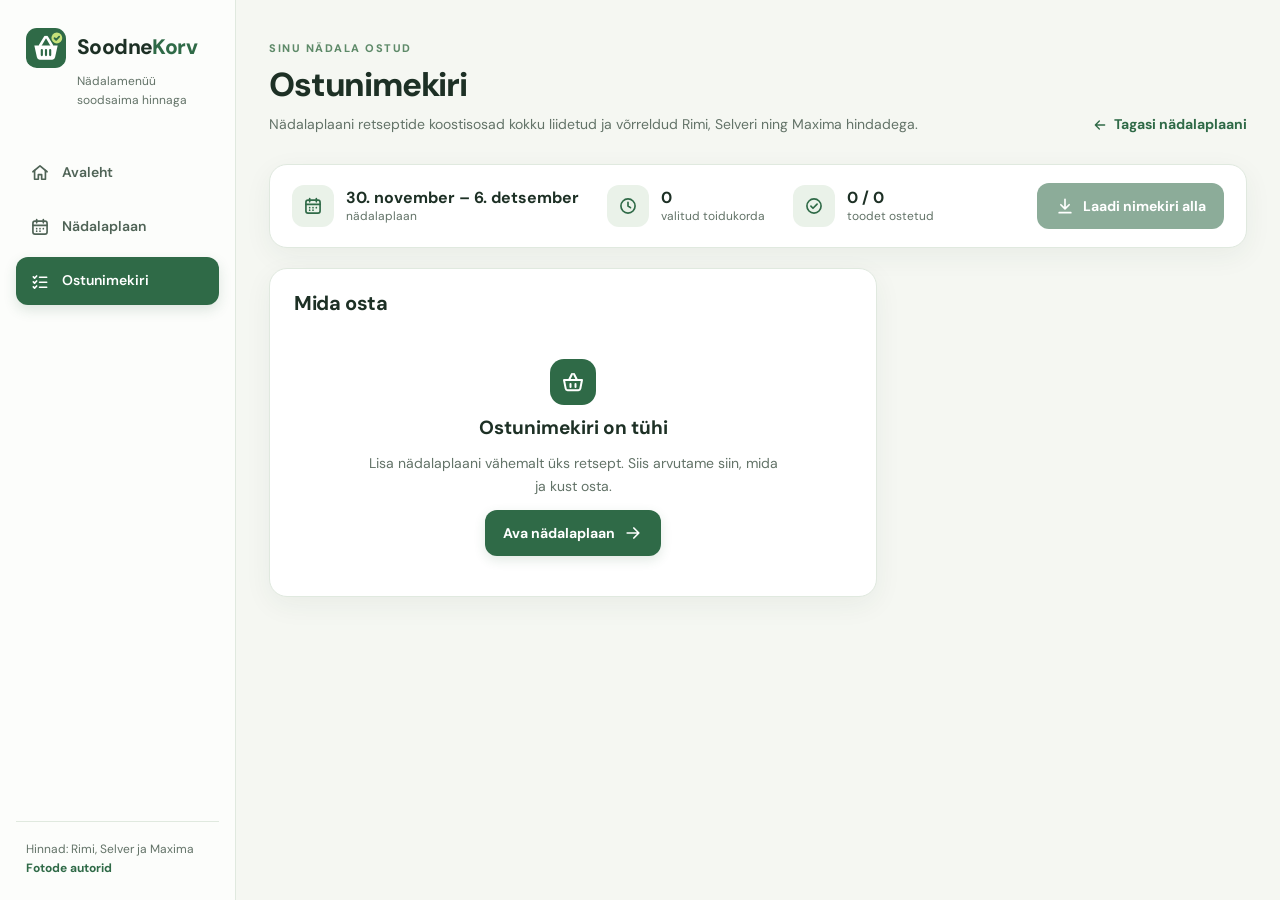
<file: public_html/ostunimekiri.html>
<!DOCTYPE html>
<html lang="et">
<head>
  <meta charset="UTF-8">
  <meta name="viewport" content="width=device-width, initial-scale=1">
  <meta name="description" content="Nädalaplaani põhjal arvutatud ostunimekiri ja Rimi, Selveri ning Maxima hinnavõrdlus.">
  <title>Ostunimekiri | SoodneKorv</title>
  <link rel="icon" href="img/logo.svg" type="image/svg+xml">
  <link rel="stylesheet" href="css/uhine.css">
  <link rel="stylesheet" href="css/ostunimekiri.css">
  <script src="js/uhine.js" defer></script>
  <script src="js/arvutus.js" defer></script>
  <script src="js/ostunimekiri.js" defer></script>
</head>
<body>
  <div class="rakendus">
    <aside class="kulgmenu" aria-label="Peamenüü">
      <a class="logo" href="index.html"><img src="img/logo.svg" alt="" width="40" height="40"><span class="logo-nimi">Soodne<span>Korv</span></span></a>
      <p class="logo-alatekst">Nädalamenüü soodsaima hinnaga</p>
      <nav class="menuu" aria-label="Navigeerimine">
        <a href="index.html"><svg class="ikoon" aria-hidden="true"><use href="img/ikoonid.svg#kodu"></use></svg>Avaleht</a>
        <a href="toiduplaan.html"><svg class="ikoon" aria-hidden="true"><use href="img/ikoonid.svg#kalender"></use></svg>Nädalaplaan</a>
        <a href="ostunimekiri.html" class="aktiivne" aria-current="page"><svg class="ikoon" aria-hidden="true"><use href="img/ikoonid.svg#nimekiri"></use></svg>Ostunimekiri</a>
      </nav>
      <div class="kulgmenu-jalus">Hinnad: Rimi, Selver ja Maxima<br><a href="index.html#fotod">Fotode autorid</a></div>
    </aside>

    <main class="sisu">
      <header class="lehe-pealkiri">
        <div>
          <p class="ylakiri">Sinu nädala ostud</p>
          <h1>Ostunimekiri</h1>
          <p class="kirjeldus">Nädalaplaani retseptide koostisosad kokku liidetud ja võrreldud Rimi, Selveri ning Maxima hindadega.</p>
        </div>
        <a class="tekst-link" href="toiduplaan.html"><svg class="ikoon ikoon-vaike" aria-hidden="true"><use href="img/ikoonid.svg#nool-vasakule"></use></svg>Tagasi nädalaplaani</a>
      </header>

      <section class="kokkuvote kaart" aria-label="Ostunimekirja kokkuvõte">
        <div class="statistika">
          <span class="stat-ikoon"><svg class="ikoon" aria-hidden="true"><use href="img/ikoonid.svg#kalender"></use></svg></span>
          <span><strong id="nadala-vahemik">See nädal</strong><small>nädalaplaan</small></span>
        </div>
        <div class="statistika">
          <span class="stat-ikoon"><svg class="ikoon" aria-hidden="true"><use href="img/ikoonid.svg#kell"></use></svg></span>
          <span><strong id="toidukordi">0</strong><small>valitud toidukorda</small></span>
        </div>
        <div class="statistika">
          <span class="stat-ikoon"><svg class="ikoon" aria-hidden="true"><use href="img/ikoonid.svg#linnuke"></use></svg></span>
          <span><strong id="margitud" role="status">0 / 0</strong><small>toodet ostetud</small></span>
        </div>
        <button class="nupp nupp-tume" type="button" id="laadi-alla" disabled><svg class="ikoon" aria-hidden="true"><use href="img/ikoonid.svg#nool-alla"></use></svg>Laadi nimekiri alla</button>
      </section>

      <section class="valikud kaart" id="valikud" aria-label="Ostukorvi valikud">
        <label class="valiku-silt" for="portsjonid">Portsjonid toidukorra kohta
          <input class="arvuvali" type="number" id="portsjonid" min="1" max="20" step="1" value="2">
        </label>
        <label class="valiku-silt" for="poode">Poodide arv
          <select class="valik" id="poode">
            <option value="1">Kõik ühest poest</option>
            <option value="2">Kuni kaks poodi</option>
          </select>
        </label>
        <button class="nupp nupp-hele" type="button" id="prindi" disabled><svg class="ikoon" aria-hidden="true"><use href="img/ikoonid.svg#prindi"></use></svg>Prindi või salvesta PDF</button>
      </section>

      <p class="olekuteade" id="olekuteade" role="status" hidden></p>
      <button class="nupp nupp-hele proovi-uuesti" type="button" id="proovi-uuesti" hidden>Proovi uuesti</button>

      <section class="soovitus" id="soovitus" aria-labelledby="soovitatud-poed" hidden>
        <div>
          <p class="ylakiri">Soodsaim ostukorv</p>
          <h2 id="soovitatud-poed">–</h2>
          <p id="saast"></p>
        </div>
        <div class="koguhind">
          <strong id="koguhind">–</strong>
          <span id="hinna-selgitus"></span>
          <small id="hinnad-seisuga"></small>
        </div>
      </section>

      <p class="teade" id="puudu" role="status" hidden></p>

      <div class="ostuvaade">
        <section class="ostukaart kaart" aria-labelledby="nimekirja-pealkiri">
          <header class="ostukaardi-pais">
            <h2 id="nimekirja-pealkiri">Mida osta</h2>
            <p id="nimekirja-juhis">Märgi ostetud tooted linnukesega.</p>
          </header>
          <div class="tyhi" id="tyhi" hidden>
            <span class="info-ikoon"><svg class="ikoon ikoon-suur" aria-hidden="true"><use href="img/ikoonid.svg#korv"></use></svg></span>
            <h3>Ostunimekiri on tühi</h3>
            <p>Lisa nädalaplaani vähemalt üks retsept. Siis arvutame siin, mida ja kust osta.</p>
            <a class="nupp nupp-tume" href="toiduplaan.html">Ava nädalaplaan <svg class="ikoon" aria-hidden="true"><use href="img/ikoonid.svg#nool-paremale"></use></svg></a>
          </div>
          <div id="nimekiri"></div>
        </section>

        <div class="ostu-kulg">
          <section class="ostukaart kaart" id="vordlus" aria-labelledby="vordluse-pealkiri" hidden>
            <header class="ostukaardi-pais">
              <h2 id="vordluse-pealkiri">Poodide võrdlus</h2>
              <p>Kogu ostukorvi hind igas poes ja poepaaris.</p>
            </header>
            <ul class="poevariandid" id="poevariandid"></ul>
          </section>
          <section class="ostukaart kaart" id="menuu-kaart" aria-labelledby="menuu-pealkiri" hidden>
            <header class="ostukaardi-pais">
              <h2 id="menuu-pealkiri">Valitud toidukorrad</h2>
              <p>Retseptid, millest nimekiri kokku pandi.</p>
            </header>
            <div id="menuu"></div>
          </section>
        </div>
      </div>
    </main>
  </div>
  <div class="teavitus" id="teavitus" role="status" aria-live="polite"></div>
</body>
</html>
</file>
<file: public_html/css/uhine.css>
/* SoodneKorv – kõigi kolme lehe ühine stiil (värvid, font, küljemenüü, nupud, kaardid, ikoonid).
   Iga lehe oma stiilid on failides index.css, toiduplaan.css ja ostunimekiri.css. */

/* Font: DM Sans (SIL Open Font License), failid kaustas fonts/ */
@font-face {
  font-family: "DM Sans";
  font-style: normal;
  font-weight: 100 1000;
  font-display: swap;
  src: url("../fonts/dm-sans-latin-wght-normal.woff2") format("woff2");
  unicode-range: U+0000-00FF, U+0131, U+0152-0153, U+02BB-02BC, U+02C6, U+02DA, U+02DC, U+2000-206F, U+20AC, U+2122, U+2191, U+2193, U+2212, U+2215, U+FEFF, U+FFFD;
}
@font-face {
  font-family: "DM Sans";
  font-style: normal;
  font-weight: 100 1000;
  font-display: swap;
  src: url("../fonts/dm-sans-latin-ext-wght-normal.woff2") format("woff2");
  unicode-range: U+0100-02AF, U+0304, U+0308, U+0329, U+1E00-1E9F, U+1EF2-1EFF, U+2020, U+20A0-20AB, U+20AD-20C0, U+2113, U+2C60-2C7F, U+A720-A7FF;
}

:root {
  --taust: #f5f7f2;
  --paber: #ffffff;
  --tekst: #1d3025;
  --hall: #637368;
  --roheline: #2f6a47;
  --roheline-tume: #234f35;
  --pehme: #eaf2e9;
  --joon: #e0e9df;
  --vari: 0 8px 28px rgba(28, 63, 43, 0.06);
  --raadius: 18px;
  --raadius-vaike: 12px;
}

* { box-sizing: border-box; }
html { scroll-behavior: smooth; }
body {
  margin: 0;
  background: var(--taust);
  color: var(--tekst);
  font-family: "DM Sans", Arial, sans-serif;
  font-size: 15px;
  line-height: 1.55;
}
a { color: inherit; text-decoration: none; }
button, input, select { font: inherit; color: inherit; }
button { cursor: pointer; }
h1, h2, h3 { margin: 0; line-height: 1.2; }
p { margin: 0; }
img { display: block; max-width: 100%; }
[hidden] { display: none !important; }
a:focus-visible, button:focus-visible, input:focus-visible, select:focus-visible, label:focus-visible {
  outline: 3px solid #90bda0;
  outline-offset: 2px;
}

/* Ikoonid (img/ikoonid.svg). Suurus tuleb klassist, värv tekstivärvist. */
.ikoon { width: 20px; height: 20px; flex: none; display: block; }
.ikoon-vaike { width: 16px; height: 16px; }
.ikoon-suur { width: 24px; height: 24px; }

/* ---------- Lehe paigutus: vasakul menüü, keskel sisu, (osadel lehtedel) paremal külgpaneel ---------- */
.rakendus {
  display: grid;
  grid-template-columns: 236px minmax(0, 1fr);
  min-height: 100vh;
  max-width: 1920px;
  margin: 0 auto;
}
.rakendus-kolm { grid-template-columns: 236px minmax(0, 1fr) 320px; }

.kulgmenu {
  position: sticky;
  top: 0;
  height: 100vh;
  display: flex;
  flex-direction: column;
  padding: 28px 16px 22px;
  background: #fcfdfb;
  border-right: 1px solid var(--joon);
}
.logo {
  display: flex;
  align-items: center;
  gap: 11px;
  padding: 0 10px;
}
.logo img { width: 40px; height: 40px; }
.logo-nimi { font-size: 21px; font-weight: 800; letter-spacing: -0.6px; line-height: 1.1; }
.logo-nimi span { color: var(--roheline); }
.logo-alatekst { margin: 4px 0 40px 61px; font-size: 12px; color: var(--hall); }

.menuu { display: grid; gap: 6px; }
.menuu a {
  display: flex;
  align-items: center;
  gap: 12px;
  min-height: 48px;
  padding: 0 14px;
  border-radius: var(--raadius-vaike);
  color: #4f6356;
  font-size: 14px;
  font-weight: 600;
}
.menuu a:hover { background: var(--pehme); color: var(--roheline-tume); }
.menuu a.aktiivne { background: var(--roheline); color: #fff; box-shadow: 0 5px 13px rgba(38, 92, 58, 0.15); }
.menuu a.aktiivne:hover { background: var(--roheline-tume); }

.kulgmenu-jalus { margin-top: auto; padding: 18px 10px 0; border-top: 1px solid var(--joon); font-size: 12px; color: var(--hall); line-height: 1.6; }
.kulgmenu-jalus a { color: var(--roheline); font-weight: 700; }
.kulgmenu-jalus a:hover { text-decoration: underline; }

.sisu { min-width: 0; padding: 40px clamp(20px, 2.6vw, 48px) 56px; }

/* ---------- Lehe pealkiri ---------- */
.lehe-pealkiri {
  display: flex;
  align-items: flex-end;
  justify-content: space-between;
  gap: 20px;
  margin-bottom: 28px;
}
.ylakiri { font-size: 11px; font-weight: 800; letter-spacing: 1.5px; text-transform: uppercase; color: #5e8a69; margin-bottom: 8px; }
.lehe-pealkiri h1 { font-size: clamp(30px, 2.6vw, 40px); font-weight: 800; letter-spacing: -1.2px; }
.kirjeldus { margin-top: 8px; max-width: 680px; font-size: 14px; color: var(--hall); line-height: 1.65; }

/* ---------- Nupud ja lingid ---------- */
.nupp {
  display: inline-flex;
  align-items: center;
  justify-content: center;
  gap: 8px;
  min-height: 46px;
  padding: 0 18px;
  border: 0;
  border-radius: var(--raadius-vaike);
  font-size: 14px;
  font-weight: 700;
  line-height: 1.2;
  white-space: nowrap;
  transition: background 0.15s;
}
.nupp-tume { background: var(--roheline); color: #fff; box-shadow: 0 4px 12px rgba(39, 99, 59, 0.14); }
.nupp-tume:hover { background: var(--roheline-tume); }
.nupp-hele { background: var(--pehme); color: var(--roheline-tume); }
.nupp-hele:hover { background: #dcebdb; }
.nupp:disabled { opacity: 0.55; cursor: default; box-shadow: none; }

.tekst-link {
  display: inline-flex;
  align-items: center;
  gap: 6px;
  font-size: 14px;
  font-weight: 700;
  color: var(--roheline);
  white-space: nowrap;
}
.tekst-link:hover { text-decoration: underline; }
button.tekst-link { background: none; border: 0; padding: 0; min-height: 40px; }

/* ---------- Kaardid ja kokkuvõtte riba ---------- */
.kaart {
  background: var(--paber);
  border: 1px solid var(--joon);
  border-radius: var(--raadius);
  box-shadow: var(--vari);
}
.kokkuvote {
  display: flex;
  align-items: center;
  flex-wrap: wrap;
  gap: 16px 28px;
  padding: 18px 22px;
  margin-bottom: 20px;
}
.statistika { display: flex; align-items: center; gap: 12px; min-width: 0; }
.stat-ikoon {
  display: grid;
  place-items: center;
  width: 42px;
  height: 42px;
  border-radius: var(--raadius-vaike);
  background: var(--pehme);
  color: var(--roheline);
  flex: none;
}
.statistika strong { display: block; font-size: 16px; line-height: 1.25; }
.statistika small { display: block; font-size: 12px; color: var(--hall); line-height: 1.35; }
.kokkuvote .nupp { margin-left: auto; }

.info-ikoon {
  display: grid;
  place-items: center;
  width: 46px;
  height: 46px;
  border-radius: 14px;
  background: var(--roheline);
  color: #fff;
  flex: none;
}

/* ---------- Vormiväljad ---------- */
.valik, .arvuvali {
  min-height: 44px;
  border: 1px solid #d3dfd2;
  border-radius: 10px;
  background-color: #fff;
  padding: 0 12px;
  font-size: 14px;
}
.valik {
  appearance: none;
  padding-right: 40px;
  background-image: url("data:image/svg+xml,%3Csvg xmlns='http://www.w3.org/2000/svg' viewBox='0 0 24 24' fill='none' stroke='%232f6a47' stroke-width='2.2' stroke-linecap='round' stroke-linejoin='round'%3E%3Cpath d='m6 9 6 6 6-6'/%3E%3C/svg%3E");
  background-repeat: no-repeat;
  background-position: right 12px center;
  background-size: 18px 18px;
  cursor: pointer;
}
.arvuvali { width: 80px; }

/* ---------- Teated ---------- */
.teade {
  display: flex;
  align-items: flex-start;
  gap: 10px;
  padding: 14px 16px;
  margin-bottom: 20px;
  border: 1px solid #dcc58f;
  border-radius: var(--raadius-vaike);
  background: #fbf4e2;
  color: #5e4512;
  font-size: 14px;
  line-height: 1.55;
}
.teavitus {
  position: fixed;
  z-index: 100;
  left: 50%;
  bottom: 24px;
  transform: translate(-50%, 20px);
  max-width: 92vw;
  padding: 12px 20px;
  border-radius: var(--raadius-vaike);
  background: #183b25;
  color: #fff;
  font-size: 14px;
  box-shadow: 0 8px 25px rgba(0, 0, 0, 0.2);
  opacity: 0;
  pointer-events: none;
  transition: opacity 0.2s, transform 0.2s;
}
.teavitus.naita { opacity: 1; transform: translate(-50%, 0); }

/* ---------- Lehe jalus ---------- */
.jalus { margin-top: 36px; padding-top: 18px; border-top: 1px solid var(--joon); font-size: 12px; color: var(--hall); }
.jalus a { color: var(--roheline); font-weight: 700; }

/* ---------- Väiksemad ekraanid ---------- */
@media (max-width: 1550px) {
  .rakendus-kolm { grid-template-columns: 220px minmax(0, 1fr); }
}
@media (max-width: 760px) {
  .rakendus, .rakendus-kolm { display: block; }
  .kulgmenu { position: relative; height: auto; padding: 14px 16px 12px; border-right: 0; border-bottom: 1px solid var(--joon); }
  .logo { padding: 0; }
  .logo img { width: 34px; height: 34px; }
  .logo-nimi { font-size: 19px; }
  .logo-alatekst, .kulgmenu-jalus { display: none; }
  .menuu { grid-template-columns: repeat(3, minmax(0, 1fr)); margin-top: 14px; }
  .menuu a { flex-direction: column; justify-content: center; gap: 4px; min-height: 58px; padding: 6px; font-size: 12px; text-align: center; }
  .sisu { padding: 26px 16px 40px; }
  .lehe-pealkiri { flex-direction: column; align-items: flex-start; gap: 12px; }
  .lehe-pealkiri h1 { font-size: 30px; }
  .kokkuvote { padding: 16px; gap: 14px; }
  .kokkuvote .statistika { flex: 1 1 100%; }
  .kokkuvote .nupp { flex: 1 1 100%; margin-left: 0; }
}

@media print {
  .kulgmenu, .teavitus { display: none !important; }
  .rakendus { display: block; }
  body { background: #fff; }
}
</file>
<file: public_html/css/ostunimekiri.css>
/* Ostunimekirja (ostunimekiri.html) stiilid. Ühised stiilid on failis uhine.css. */

.sisu { max-width: 1340px; }

/* Valikud: portsjonid, poodide arv, printimine */
.valikud {
  display: flex;
  align-items: center;
  flex-wrap: wrap;
  gap: 14px 28px;
  padding: 16px 22px;
  margin-bottom: 20px;
}
.valiku-silt { display: flex; align-items: center; gap: 12px; font-size: 14px; font-weight: 700; }
.valikud .nupp { margin-left: auto; }

.olekuteade { margin-bottom: 20px; font-size: 15px; color: var(--hall); }
.proovi-uuesti { margin-bottom: 20px; }

/* Soodsaima ostukorvi plokk */
.soovitus {
  display: flex;
  align-items: center;
  justify-content: space-between;
  gap: 20px;
  padding: 24px 28px;
  margin-bottom: 20px;
  border: 1px solid #cbdcca;
  border-radius: var(--raadius);
  background: #e8f2e7;
  box-shadow: var(--vari);
}
.soovitus h2 { font-size: clamp(23px, 2vw, 30px); letter-spacing: -0.6px; color: var(--roheline-tume); }
.soovitus p:not(.ylakiri) { margin-top: 6px; font-size: 14px; color: #45634e; }
.koguhind { display: grid; gap: 2px; text-align: right; }
.koguhind strong { font-size: clamp(30px, 2.8vw, 38px); line-height: 1.15; color: var(--roheline-tume); }
.koguhind span, .koguhind small { font-size: 13px; color: #526f58; }

/* Kaks veergu: vasakul nimekiri, paremal võrdlus ja menüü */
.ostuvaade { display: grid; grid-template-columns: minmax(0, 1fr) minmax(280px, 350px); gap: 20px; align-items: start; }
.ostu-kulg { display: grid; gap: 20px; min-width: 0; }
.ostukaart { min-width: 0; overflow: hidden; }
.ostukaardi-pais { padding: 22px 24px 14px; }
.ostukaardi-pais h2 { font-size: 20px; letter-spacing: -0.4px; }
.ostukaardi-pais p { margin-top: 4px; font-size: 14px; color: var(--hall); }

/* Nimekiri poodide kaupa */
.poe-pealkiri {
  display: flex;
  align-items: center;
  gap: 10px;
  margin: 6px 24px 0;
  padding: 12px 0 8px;
  font-size: 15px;
  color: var(--roheline-tume);
}
.poe-pealkiri .ikoon { color: var(--roheline); }
.poe-pealkiri span { margin-left: auto; font-size: 14px; }
.ostuloend { list-style: none; margin: 0; padding: 0 24px 10px; }
.osturida { border-top: 1px solid var(--joon); }
.osturida label {
  display: grid;
  grid-template-columns: 20px minmax(0, 1fr) auto;
  align-items: center;
  gap: 14px;
  padding: 12px 0 4px;
  cursor: pointer;
}
.osturida input { width: 19px; height: 19px; margin: 0; accent-color: var(--roheline); cursor: pointer; }
.osturea-nimi { font-size: 15px; font-weight: 600; line-height: 1.4; }
.osturea-nimi small { display: block; font-size: 13px; font-weight: 400; color: var(--hall); }
.osturida strong {
  padding: 5px 10px;
  border-radius: 9px;
  background: var(--pehme);
  color: var(--roheline-tume);
  font-size: 14px;
  white-space: nowrap;
}
.osturida input:checked + .osturea-nimi { color: var(--hall); text-decoration: line-through; }
.osturea-detail { margin: 0 0 12px 34px; font-size: 13px; color: var(--hall); line-height: 1.6; }
.osturea-detail a { display: inline-flex; align-items: center; gap: 4px; color: var(--roheline); font-weight: 600; }
.osturea-detail a:hover { text-decoration: underline; }
.osturea-detail .ikoon { width: 14px; height: 14px; }

/* Tühi nimekiri */
.tyhi { display: flex; flex-direction: column; align-items: center; gap: 12px; padding: 30px 24px 40px; text-align: center; }
.tyhi h3 { font-size: 19px; }
.tyhi p { max-width: 420px; font-size: 14px; color: var(--hall); line-height: 1.65; }

/* Poodide võrdlus */
.poevariandid { list-style: none; margin: 0; padding: 0 16px 14px; }
.poevariant { display: flex; align-items: center; justify-content: space-between; gap: 12px; padding: 12px 10px; border-top: 1px solid var(--joon); font-size: 14px; }
.poevariant small { display: block; font-size: 12px; color: var(--hall); }
.poevariant strong { white-space: nowrap; }
.poevariant.parim { border-top-color: transparent; border-radius: 10px; background: var(--pehme); }

/* Valitud toidukorrad */
.menuu-paev { margin: 0 24px; padding: 12px 0; border-top: 1px solid var(--joon); }
.menuu-paev:last-child { margin-bottom: 8px; }
.menuu-paev h3 { font-size: 14px; color: var(--roheline-tume); margin-bottom: 6px; }
.menuu-paev ul { list-style: none; margin: 0; padding: 0; display: grid; gap: 6px; }
.menuu-paev li { font-size: 14px; line-height: 1.4; }
.menuu-paev li span { display: block; font-size: 12px; color: var(--hall); }

@media (max-width: 1100px) {
  .ostuvaade { grid-template-columns: 1fr; }
}
@media (max-width: 760px) {
  .valikud { flex-direction: column; align-items: stretch; padding: 16px; }
  .valiku-silt { justify-content: space-between; }
  .valikud .nupp { margin-left: 0; }
  .soovitus { flex-direction: column; align-items: flex-start; padding: 20px; }
  .koguhind { text-align: left; }
  .ostukaardi-pais { padding: 18px 16px 10px; }
  .ostuloend { padding: 0 16px 8px; }
  .poe-pealkiri, .menuu-paev { margin-left: 16px; margin-right: 16px; }
}
@media print {
  .valikud, .proovi-uuesti, .ostu-kulg, .kokkuvote .nupp, .lehe-pealkiri .tekst-link { display: none !important; }
  .ostuvaade { display: block; }
  .kaart, .soovitus { box-shadow: none; }
  .osturida { break-inside: avoid; }
}
</file>
